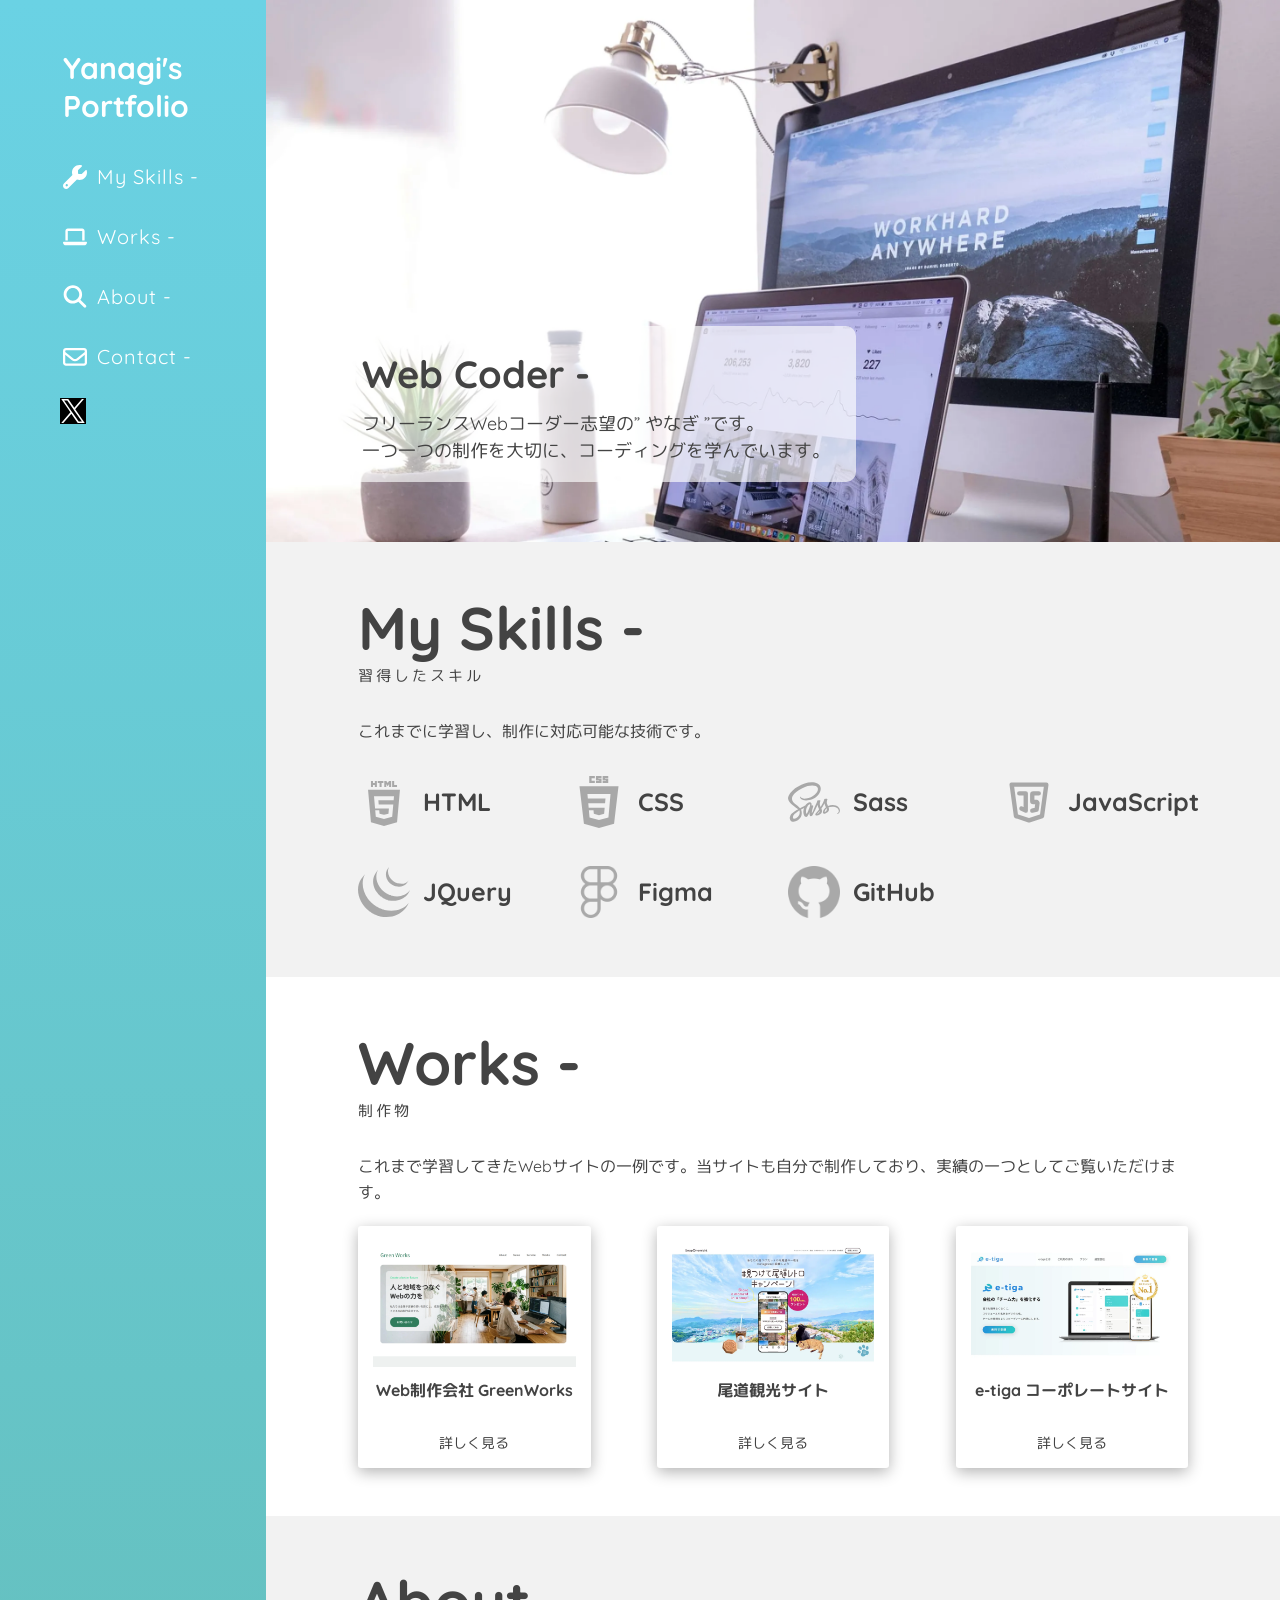
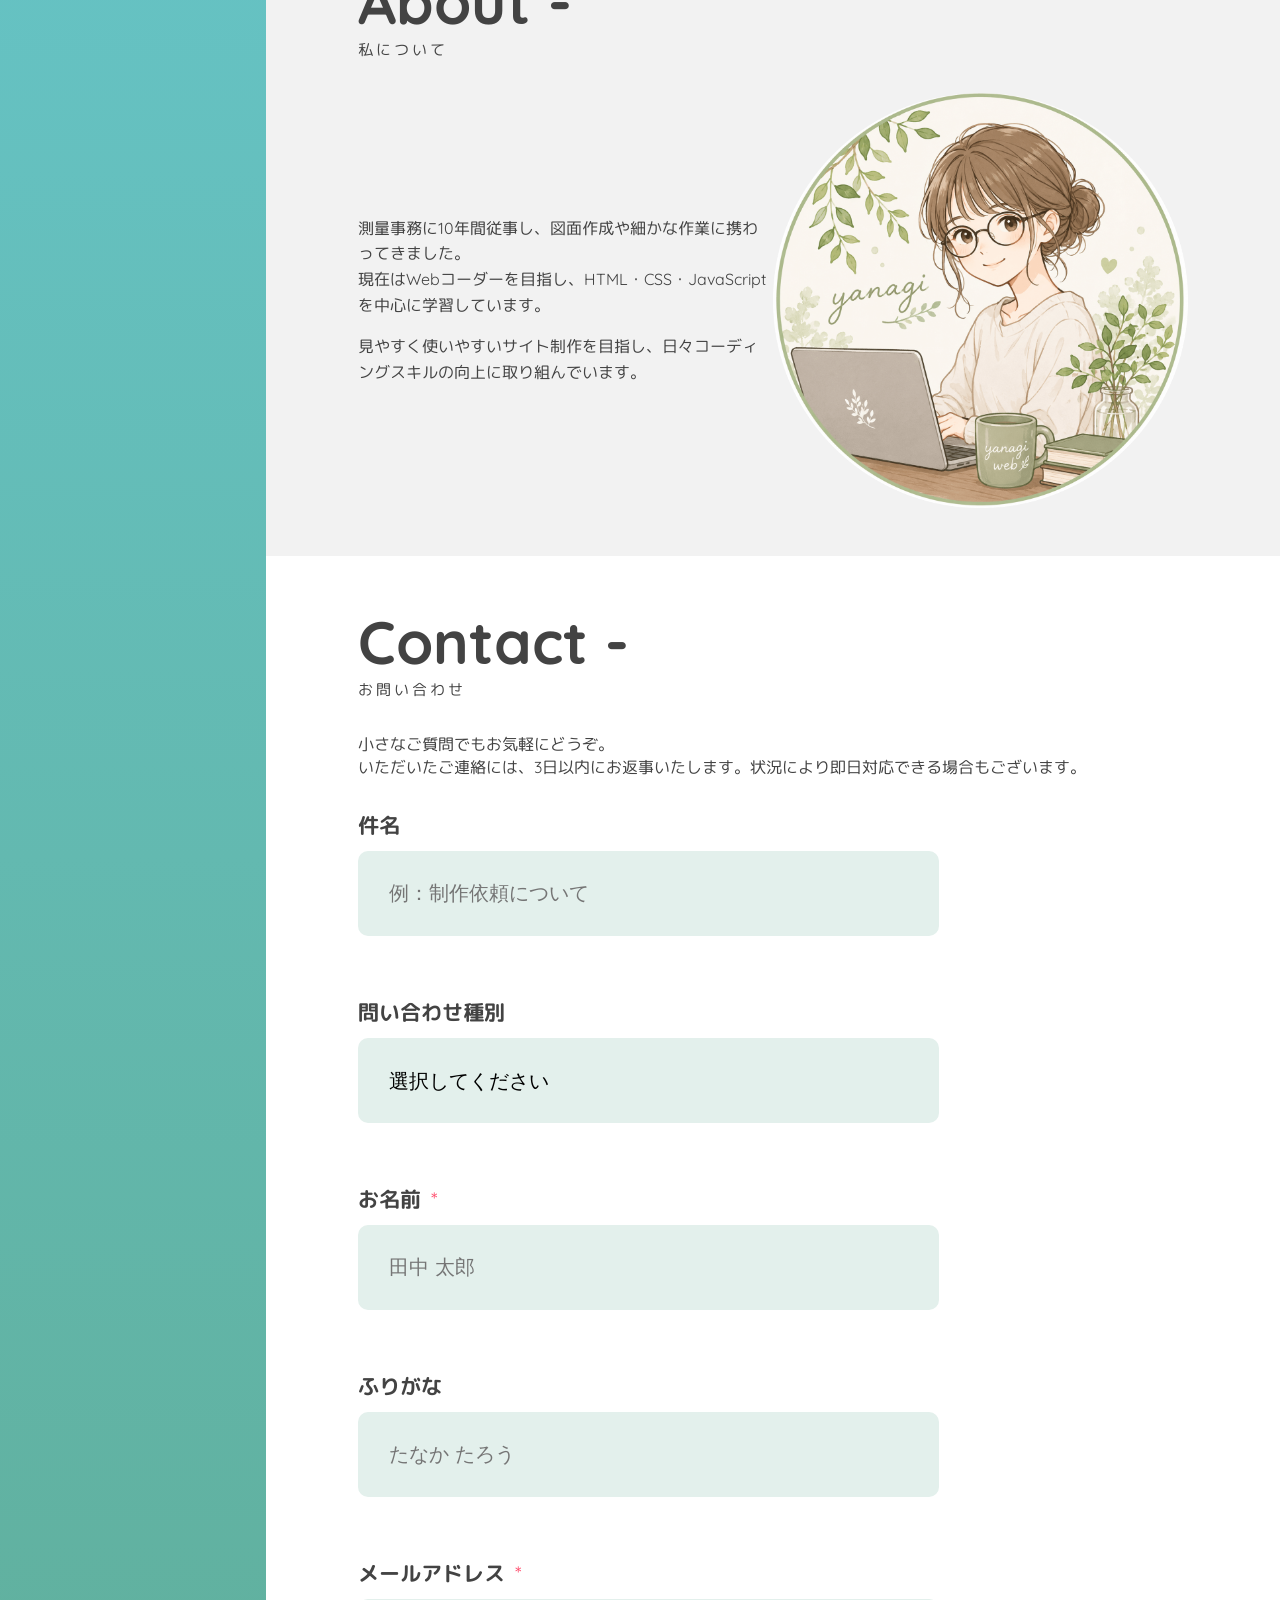
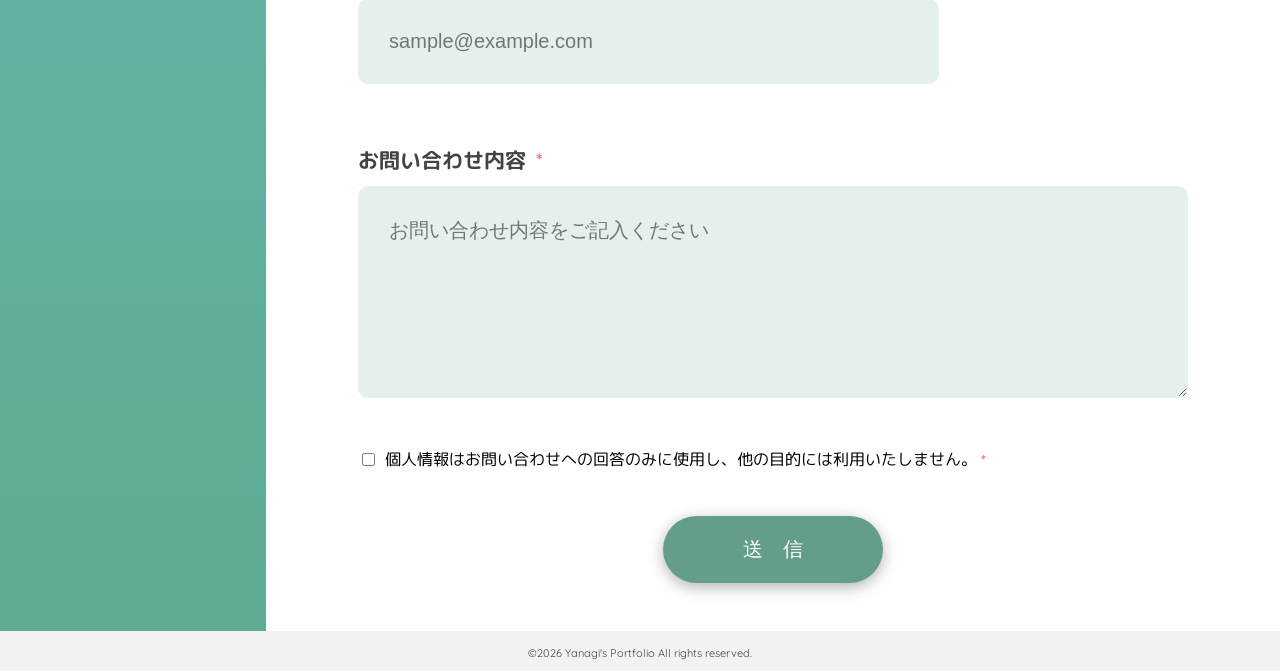
<file: index.html>
<!doctype html>
<html lang="ja">
  <head>
    <meta charset="UTF-8" />
    <meta name="viewport" content="width=device-width, initial-scale=1.0" />
    <link rel="shortcut icon" href="./favicon.ico" type="image/x-icon" />

    <title>やなぎ Portfolio</title>
    <meta
      name="description"
      content="フリーランスWEBコーダーをめざす、”やなぎ”のポートフォリオサイトです。只今、デイトラにてコツコツ勉強中"
    />

    <!-- OGP -->
    <meta property="og:title" content="Web制作ポートフォリオサイト" />
    <meta
      property="og:description"
      content="HTML/CSS・Sass・JavaScriptを用いて制作したポートフォリオサイトです。"
    />
    <meta property="og:type" content="website" />

    <meta
      property="og:url"
      content="https://yanagi-web.github.io/yanagis-site/"
    />
    <meta
      property="og:image"
      content="https://yanagi-web.github.io/yanagis-site/img/og.png"
    />

    <meta property="og:site_name" content="やなぎ Portfolio" />
    <meta property="og:locale" content="ja_JP" />
    <meta name="twitter:card" content="summary_large_image" />

    <!-- Google fonts -->
    <link rel="preconnect" href="https://fonts.googleapis.com" />
    <link rel="preconnect" href="https://fonts.gstatic.com" crossorigin />
    <link
      href="https://fonts.googleapis.com/css2?family=M+PLUS+Rounded+1c&family=Quicksand:wght@300..700&display=swap"
      rel="stylesheet"
    />

    <link rel="stylesheet" href="./css/reset.css" />
    <link rel="stylesheet" href="./css/style.css" />
  </head>

  <body>
    <div class="wrapper">
      <header class="header">
        <div class="header__container">
          <div class="header__top">
            <div class="header__logo">Yanagi's<br />Portfolio</div>

            <button
              type="button"
              id="js-button-drawer"
              class="header__menu-button"
            >
              <span class="header-icon__bar"></span>
              <span class="header-icon__bar"></span>
              <span class="header-icon__bar"></span>
            </button>
          </div>

          <div id="js-drawer" class="header__contents">
            <nav class="header__nav">
              <ul class="header__nav-list">
                <li class="header__nav-item">
                  <a href="#skills" class="header__nav-link button">
                    <span class="button__icon"
                      ><svg
                        width="19"
                        height="19"
                        viewBox="0 0 19 19"
                        fill="none"
                        xmlns="http://www.w3.org/2000/svg"
                      >
                        <path
                          d="M13.0625 11.875C16.343 11.875 19 9.21797 19 5.9375C19 5.36971 18.9184 4.82051 18.7699 4.29728C18.6549 3.89649 18.1613 3.80743 17.8682 4.10058L15.0182 6.95058C14.9068 7.06192 14.7547 7.125 14.5988 7.125H12.4688C12.1422 7.125 11.875 6.85783 11.875 6.53123V4.40116C11.875 4.24533 11.9381 4.09315 12.0494 3.98185L14.8994 1.13185C15.1926 0.83866 15.0998 0.345109 14.7027 0.230073C14.1795 0.081631 13.6303 0 13.0625 0C9.78203 0 7.125 2.65703 7.125 5.9375C7.125 6.6463 7.25116 7.32909 7.47754 7.95996L0.738478 14.699C0.267174 15.1703 0 15.8123 0 16.4803C0 17.8719 1.12812 19 2.51971 19C3.18768 19 3.82967 18.7328 4.30098 18.2615L11.04 11.5225C11.6709 11.7525 12.3537 11.875 13.0625 11.875ZM2.96877 15.1406C3.20495 15.1406 3.4315 15.2345 3.59853 15.4015C3.76556 15.5685 3.85938 15.795 3.85938 16.0312C3.85938 16.2675 3.76556 16.494 3.59853 16.661C3.4315 16.828 3.20495 16.9219 2.96877 16.9219C2.73255 16.9219 2.506 16.828 2.33897 16.661C2.17194 16.494 2.07812 16.2675 2.07812 16.0312C2.07812 15.795 2.17194 15.5685 2.33897 15.4015C2.506 15.2345 2.73255 15.1406 2.96877 15.1406Z"
                          class="button__icon-path"
                        />
                      </svg>
                    </span>
                    <span class="button__text">My Skills -</span>
                  </a>
                </li>
                <li class="header__nav-item">
                  <a href="#works" class="header__nav-link button">
                    <span class="button__icon"
                      ><svg
                        width="21"
                        height="16"
                        viewBox="0 0 21 16"
                        fill="none"
                        xmlns="http://www.w3.org/2000/svg"
                      >
                        <path
                          d="M4.2 0.635498C3.04172 0.635498 2.1 1.57078 2.1 2.72115V11.0638H4.2V2.72115H16.8V11.0638H18.9V2.72115C18.9 1.57078 17.9583 0.635498 16.8 0.635498H4.2ZM0.63 12.1066C0.282187 12.1066 0 12.3868 0 12.7323C0 14.114 1.12875 15.2351 2.52 15.2351H18.48C19.8712 15.2351 21 14.114 21 12.7323C21 12.3868 20.7178 12.1066 20.37 12.1066H0.63Z"
                          class="button__icon-path"
                        />
                      </svg>
                    </span>
                    <span class="button__text">Works -</span>
                  </a>
                </li>
                <li class="header__nav-item">
                  <a href="#about" class="header__nav-link button">
                    <span class="button__icon"
                      ><svg
                        width="17"
                        height="18"
                        viewBox="0 0 17 18"
                        fill="none"
                        xmlns="http://www.w3.org/2000/svg"
                      >
                        <path
                          d="M13.8125 7.04143C13.8125 8.55504 13.3178 9.95324 12.4844 11.0876L16.6879 15.2657C17.1029 15.6779 17.1029 16.3473 16.6879 16.7595C16.2729 17.1717 15.5988 17.1717 15.1838 16.7595L10.9803 12.5814C9.83808 13.4124 8.43027 13.9005 6.90625 13.9005C3.09121 13.9005 0 10.8304 0 7.04143C0 3.25246 3.09121 0.182373 6.90625 0.182373C10.7213 0.182373 13.8125 3.25246 13.8125 7.04143ZM6.90625 11.79C7.53413 11.79 8.15587 11.6672 8.73595 11.4285C9.31604 11.1899 9.84312 10.8401 10.2871 10.3992C10.7311 9.95824 11.0833 9.43476 11.3235 8.85863C11.5638 8.28251 11.6875 7.66502 11.6875 7.04143C11.6875 6.41784 11.5638 5.80035 11.3235 5.22423C11.0833 4.64811 10.7311 4.12463 10.2871 3.68368C9.84312 3.24273 9.31604 2.89296 8.73595 2.65432C8.15587 2.41568 7.53413 2.29285 6.90625 2.29285C6.27837 2.29285 5.65663 2.41568 5.07654 2.65432C4.49646 2.89296 3.96938 3.24273 3.5254 3.68368C3.08142 4.12463 2.72923 4.64811 2.48895 5.22423C2.24867 5.80035 2.125 6.41784 2.125 7.04143C2.125 7.66502 2.24867 8.28251 2.48895 8.85863C2.72923 9.43476 3.08142 9.95824 3.5254 10.3992C3.96938 10.8401 4.49646 11.1899 5.07654 11.4285C5.65663 11.6672 6.27837 11.79 6.90625 11.79Z"
                          class="button__icon-path"
                        />
                      </svg>
                    </span>
                    <span class="button__text">About -</span>
                  </a>
                </li>

                <li class="header__nav-item">
                  <a href="#contact" class="header__nav-link button">
                    <span class="button__icon"
                      ><svg
                        width="20"
                        height="16"
                        viewBox="0 0 20 16"
                        fill="none"
                        xmlns="http://www.w3.org/2000/svg"
                      >
                        <path
                          d="M2.5 2.28406C2.15625 2.28406 1.875 2.56339 1.875 2.90479V3.76217L8.61328 9.25563C9.42188 9.91515 10.582 9.91515 11.3906 9.25563L18.125 3.76217V2.90479C18.125 2.56339 17.8438 2.28406 17.5 2.28406H2.5ZM1.875 6.17138V12.8365C1.875 13.1779 2.15625 13.4572 2.5 13.4572H17.5C17.8438 13.4572 18.125 13.1779 18.125 12.8365V6.17138L12.5781 10.6949C11.0781 11.917 8.91797 11.917 7.42188 10.6949L1.875 6.17138ZM0 2.90479C0 1.53531 1.12109 0.421875 2.5 0.421875H17.5C18.8789 0.421875 20 1.53531 20 2.90479V12.8365C20 14.2059 18.8789 15.3194 17.5 15.3194H2.5C1.12109 15.3194 0 14.2059 0 12.8365V2.90479Z"
                          class="button__icon-path"
                        />
                      </svg>
                    </span>
                    <span class="button__text">Contact -</span>
                  </a>
                </li>
                <li class="header__nav-item header__nav-item--x">
                  <a
                    href="https://x.com/yanagi_web"
                    target="_blank"
                    class="header__nav-link button button--x"
                  >
                    <span class="button__icon button__icon--x">
                      <svg
                        width="20"
                        height="21"
                        viewBox="0 0 1200 1227"
                        fill="none"
                        xmlns="http://www.w3.org/2000/svg"
                      >
                        <path
                          d="M714.163 519.284L1160.89 0H1055.03L667.137 450.887L357.328 0H0L468.492 681.821L0 1226.37H105.866L515.491 750.218L842.672 1226.37H1200L714.137 519.284H714.163ZM569.165 687.828L521.697 619.934L144.011 79.6944H306.615L611.412 515.685L658.88 583.579L1055.08 1150.3H892.476L569.165 687.854V687.828Z"
                          class="button__icon-path button__icon-path--x"
                        />
                      </svg>
                    </span>
                  </a>
                </li>
              </ul>
            </nav>
          </div>
        </div>
      </header>

      <main class="main">
        <div class="fv">
          <picture class="fv__img">
            <source media="(min-width: 768px)" srcset="./img/fv-image.webp" />
            <img
              src="./img/sp_img.webp"
              alt="デスクの上にパソコンとタブレットが乗っています。"
              decoding="async"
              width="2924"
              height="3899"
            />
          </picture>
          <div class="fv__contents">
            <h1 class="fv__heading">
              <span class="fv__heading-main">Web Coder -</span>
              <span class="fv__heading-sub"
                >フリーランスWebコーダー志望の” やなぎ ”です。<br />一つ一つの制作を大切に、コーディングを学んでいます。</span
              >
            </h1>
          </div>
        </div>

        <section id="skills" class="section skills">
          <div class="section__inner">
            <h2 class="section__head">
              <span class="section__head-main">My Skills -</span>
              <span class="section__head-sub">習得したスキル</span>
            </h2>
            <p class="section__lead-text">
              これまでに学習し、制作に対応可能な技術です。
            </p>
            <ul class="skills__list">
              <li class="skills__item">
                <div class="skills__icon">
                  <img src="./img/skill_icon/icon_html.svg" alt="" />
                </div>
                <span class="skills__name">HTML</span>
              </li>
              <li class="skills__item">
                <div class="skills__icon">
                  <img src="./img/skill_icon/icon_css.svg" alt="" />
                </div>
                <span class="skills__name">CSS</span>
              </li>
              <li class="skills__item">
                <div class="skills__icon">
                  <img src="./img/skill_icon/icon_sass.svg" alt="" />
                </div>
                <span class="skills__name">Sass</span>
              </li>
              <li class="skills__item">
                <div class="skills__icon">
                  <img src="./img/skill_icon/icon_javascript.svg" alt="" />
                </div>
                <span class="skills__name">JavaScript</span>
              </li>
              <li class="skills__item">
                <div class="skills__icon">
                  <img src="./img/skill_icon/icon_jquery.svg" alt="" />
                </div>
                <span class="skills__name">JQuery</span>
              </li>
              <li class="skills__item">
                <div class="skills__icon">
                  <img src="./img/skill_icon/icon_figma.png" alt="" />
                </div>
                <span class="skills__name">Figma</span>
              </li>
              <li class="skills__item">
                <div class="skills__icon">
                  <img src="./img/skill_icon/icon_github.png" alt="" />
                </div>
                <span class="skills__name">GitHub</span>
              </li>
              <!-- <li class="skills__item">
                <div class="skills__icon">
                  <img src="./img/skill_icon/icon_php.svg" alt="" />
                </div>
                <span class="skills__name">PHP</span>
              </li>
              <li class="skills__item">
                <div class="skills__icon">
                  <img src="./img/skill_icon/icon_sql.svg" alt="" />
                </div>
                <span class="skills__name">SQL</span>
              </li> -->
            </ul>
          </div>
        </section>

        <section id="works" class="section works">
          <div class="section__inner">
            <h2 class="section__head">
              <span class="section__head-main">Works -</span>
              <span class="section__head-sub">制作物</span>
            </h2>
            <p class="section__lead-text">
              これまで学習してきたWebサイトの一例です。当サイトも自分で制作しており、実績の一つとしてご覧いただけます。
            </p>

            <div class="works__contents">
              <ul class="works__list">
                <li class="works__item">
                  <a
                    href="./works/greenworks.html"
                    class="works__card"
                    target="_blank"
                    rel="noopener noreferrer"
                  >
                    <div class="works__image">
                      <picture>
                        <source
                          srcset="img/project/greenworks-top.webp"
                          type="image/webp"
                        />
                        <img
                          src="img/project/greenworks-top.jpg"
                          class="works__item-img"
                          alt="Web制作会社GreenWorksのトップページ"
                          width="2880"
                          height="1800"
                        />
                      </picture>
                    </div>

                    <h3 class="works__item-name">Web制作会社 GreenWorks</h3>
                    <p class="works__item-link">詳しく見る</p>
                  </a>
                </li>

                <li class="works__item">
                  <a
                    href="./works/onomichi.html"
                    class="works__card"
                    target="_blank"
                    rel="noopener noreferrer"
                  >
                    <div class="works__image">
                      <picture>
                        <source
                          srcset="img/project/onomichi-top.webp"
                          type="image/webp"
                        />
                        <img
                          src="img/project/onomichi-top.jpg"
                          class="works__item-img"
                          alt="尾道観光サイトのトップページ"
                          width="1440"
                          height="900"
                        />
                      </picture>
                    </div>

                    <h3 class="works__item-name">尾道観光サイト</h3>
                    <p class="works__item-link">詳しく見る</p>
                  </a>
                </li>

                <li class="works__item">
                  <a
                    href="./works/e-tiga.html"
                    class="works__card"
                    target="_blank"
                    rel="noopener noreferrer"
                  >
                    <div class="works__image">
                      <picture>
                        <source
                          srcset="img/project/e-tiga-top.webp"
                          type="image/webp"
                        />
                        <img
                          src="img/project/e-tiga-top.jpg"
                          class="works__item-img"
                          alt="e-tiga コーポレートサイトのトップページ"
                          width="1440"
                          height="900"
                        />
                      </picture>
                    </div>

                    <h3 class="works__item-name">e-tiga コーポレートサイト</h3>
                    <p class="works__item-link">詳しく見る</p>
                  </a>
                </li>
              </ul>
            </div>
          </div>
        </section>

        <section id="about" class="section about">
          <div class="section__inner">
            <h2 class="section__head">
              <span class="section__head-main">About -</span>
              <span class="section__head-sub">私について</span>
            </h2>
            <div class="about__container">
              <div class="about__img">
                <img
                  src="./img/yanagi-image.png"
                  alt="私のイメージイラスト"
                  width="1254"
                  height="1254"
                />
              </div>

              <div class="about__text-contents">
                <p class="about__text">
                  測量事務に10年間従事し、図面作成や細かな作業に携わってきました。<br />
                  現在はWebコーダーを目指し、HTML・CSS・JavaScriptを中心に学習しています。
                </p>

                <p class="about__text">
                  見やすく使いやすいサイト制作を目指し、日々コーディングスキルの向上に取り組んでいます。
                </p>
              </div>
            </div>
          </div>
        </section>

        <section id="contact" class="section contact">
          <div class="section__inner">
            <h2 class="section__head">
              <span class="section__head-main">Contact -</span>
              <span class="section__head-sub">お問い合わせ</span>
            </h2>
            <p class="contact__text">
              小さなご質問でもお気軽にどうぞ。<br />いただいたご連絡には、3日以内にお返事いたします。状況により即日対応できる場合もございます。
            </p>
            <form
              class="contact__form"
              action="https://docs.google.com/forms/d/1wxgxeuCiGroGb6D0AkHOj52-wFo_a72LHb8ZfSSlgHc/formResponse"
              method="POST"
            >
              <!-- 件名 -->
              <div class="contact__item">
                <label for="subject" class="contact__label">件名</label>
                <input
                  type="text"
                  id="subject"
                  name="entry.1060447912"
                  placeholder="例：制作依頼について"
                  class="contact__input-field"
                />
              </div>

              <!-- 問い合わせ種別 -->
              <div class="contact__item">
                <label for="type" class="contact__label">問い合わせ種別</label>
                <select
                  id="type"
                  name="entry.1830113722"
                  class="contact__input-field"
                >
                  <option value="">選択してください</option>
                  <option value="質問">質問</option>
                  <option value="要望">要望</option>
                </select>
              </div>

              <!-- お名前 -->
              <div class="contact__item">
                <label for="name" class="contact__label">
                  お名前 <span class="contact__must">*</span>
                </label>
                <input
                  type="text"
                  id="name"
                  name="entry.1457223307"
                  placeholder="田中 太郎"
                  class="contact__input-field"
                  required
                />
              </div>

              <!-- ふりがな -->
              <div class="contact__item">
                <label for="kana" class="contact__label">ふりがな</label>
                <input
                  type="text"
                  id="kana"
                  name="entry.275673241"
                  placeholder="たなか たろう"
                  class="contact__input-field"
                />
              </div>

              <!-- メールアドレス -->
              <div class="contact__item">
                <label for="email" class="contact__label">
                  メールアドレス <span class="contact__must">*</span>
                </label>
                <input
                  type="email"
                  id="email"
                  name="entry.229926600"
                  placeholder="sample@example.com"
                  class="contact__input-field"
                  required
                />
              </div>

              <!-- お問い合わせ内容 -->
              <div class="contact__item">
                <label for="contact__message" class="contact__label">
                  お問い合わせ内容 <span class="contact__must">*</span>
                </label>
                <textarea
                  id="contact__message"
                  name="entry.366167014"
                  rows="5"
                  placeholder="お問い合わせ内容をご記入ください"
                  class="contact__input-field contact__input-field-w"
                  required
                ></textarea>
              </div>

              <!-- プライバシー同意チェックボックス -->
              <div class="contact__item">
                <label class="contact__privacy">
                  <input type="checkbox" name="privacy" required />
                  個人情報はお問い合わせへの回答のみに使用し、他の目的には利用いたしません。
                  <span class="contact__must">*</span>
                </label>
              </div>

              <!-- 送信ボタン -->
              <button type="submit" class="contact__button">送　信</button>
            </form>
          </div>
        </section>
      </main>
    </div>

    <a href="" id="page-top" class="toTop"></a>

    <footer class="footer">
      <small class="footer__copy"
        >&copy;2026 Yanagi's Portfolio All rights reserved.</small
      >
    </footer>

    <!-- jQuery -->
    <script src="https://ajax.googleapis.com/ajax/libs/jquery/3.7.1/jquery.min.js"></script>
    <script src="./js/index.js"></script>
  </body>
</html>
</file>
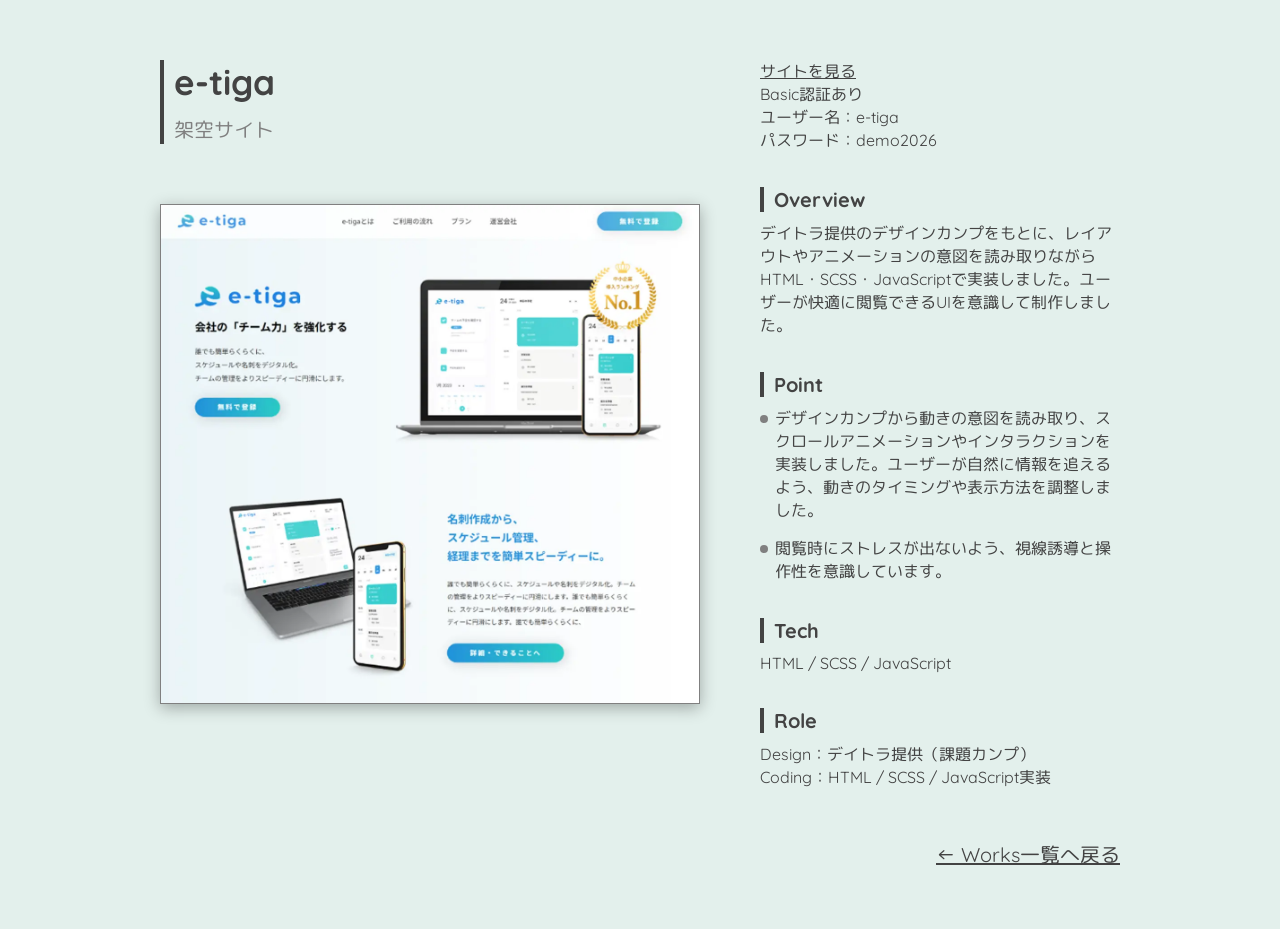
<file: works/e-tiga.html>
<!doctype html>
<html lang="en">
  <head>
    <meta charset="UTF-8" />
    <meta name="viewport" content="width=device-width, initial-scale=1.0" />

    <meta name="robots" content="noindex" />
    <title>e-tigaサイト紹介ページ</title>
    <meta
      name="description"
      content="デイトラのWeb制作コース、中級編自由課題の架空サイトです。HTML/CSSを用いたレスポンシブ対応のデザインを実装しています。"
    />

    <!-- Google fonts -->
    <link rel="preconnect" href="https://fonts.googleapis.com" />
    <link rel="preconnect" href="https://fonts.gstatic.com" crossorigin />
    <link
      href="https://fonts.googleapis.com/css2?family=M+PLUS+Rounded+1c&family=Quicksand:wght@300..700&display=swap"
      rel="stylesheet"
    />

    <link rel="stylesheet" href="../css/reset.css" />
    <link rel="stylesheet" href="../css/style.css" />
  </head>

  <body>
    <main class="work">
      <div class="work__inner">
        <div class="work__left">
          <!-- タイトル -->
          <section class="work__header">
            <h1 class="work__title">
              <span class="work__title-main">e-tiga</span>
              <span class="work__title-sub">架空サイト</span>
            </h1>
          </section>

          <!-- メイン画像 -->
          <section class="work__visual">
            <div class="work__mock">
              <picture>
                <source
                  srcset="../img/project/e-tiga-fullpage.webp"
                  type="image/webp"
                />
                <img
                  src="../img/project/e-tiga-fullpage.jpg"
                  alt="コーポレートサイトPC表示"
                  width="1200"
                  height="7304"
                />
              </picture>
            </div>
          </section>
        </div>

        <div class="work__right">
          <!-- ボタン -->
          <section class="work__button">
  <a href="https://yanagigarden.com/e-tiga/" class="work__link" target="_blank">
    サイトを見る
  </a>

  <div class="work__auth">
    <p class="work__auth-title">Basic認証あり</p>
    <p class="work__auth-text">
      ユーザー名：e-tiga<br>
      パスワード：demo2026
    </p>
  </div>
</section>

          <!-- 概要 -->
          <section class="work__section">
            <h2 class="work__heading">Overview</h2>
            <p class="work__text">
              デイトラ提供のデザインカンプをもとに、レイアウトやアニメーションの意図を読み取りながらHTML・SCSS・JavaScriptで実装しました。ユーザーが快適に閲覧できるUIを意識して制作しました。
            </p>
          </section>

          <!-- 工夫した点 -->
          <section class="work__section">
            <h2 class="work__heading">Point</h2>
            <ul class="work__list">
              <li>
                デザインカンプから動きの意図を読み取り、スクロールアニメーションやインタラクションを実装しました。ユーザーが自然に情報を追えるよう、動きのタイミングや表示方法を調整しました。
              </li>
              <li>
                閲覧時にストレスが出ないよう、視線誘導と操作性を意識しています。
              </li>
            </ul>
          </section>

          <!-- 使用技術 -->
          <section class="work__section">
            <h2 class="work__heading">Tech</h2>
            <p class="work__text">HTML / SCSS / JavaScript</p>
          </section>

          <!-- 制作範囲 -->
          <section class="work__section">
            <h2 class="work__heading">Role</h2>
            <p class="work__text">
              Design：デイトラ提供（課題カンプ）<br />
              Coding：HTML / SCSS / JavaScript実装
            </p>
          </section>

          <!-- 戻るボタン -->
          <section class="work__back">
            <a href="../index.html#works" class="work__back-link">
              ← Works一覧へ戻る
            </a>
          </section>
        </div>
      </div>
    </main>
  </body>
</html>
</file>
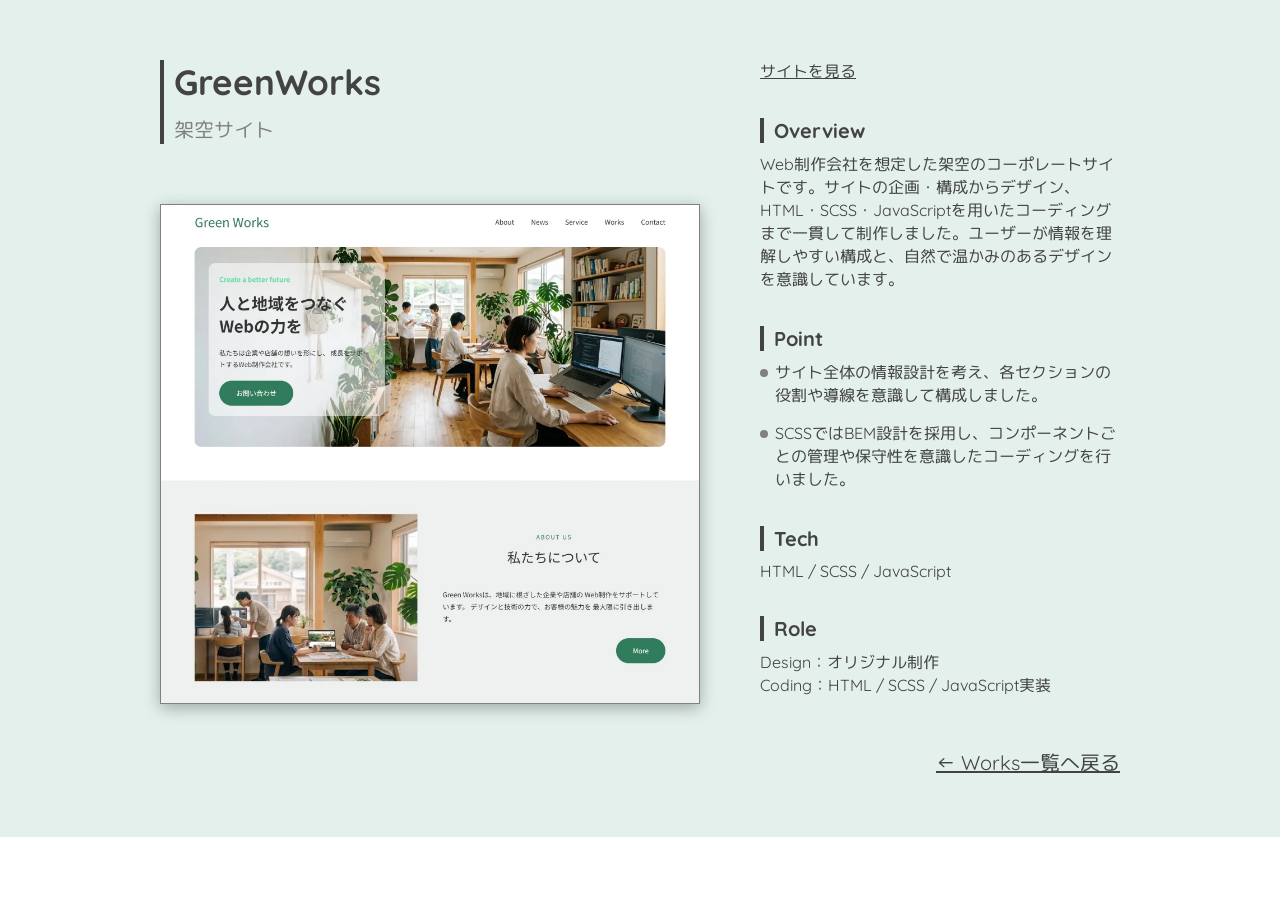
<file: works/greenworks.html>
<!doctype html>
<html lang="en">
  <head>
    <meta charset="UTF-8" />
    <meta name="viewport" content="width=device-width, initial-scale=1.0" />

    <meta name="robots" content="noindex" />
    <title>GreenWorksサイト紹介ページ</title>
    <meta
      name="description"
      content="Green Worksは、地域に寄り添うWeb制作会社を想定した架空のコーポレートサイトです。HTML・SCSS・JavaScriptを用いてレスポンシブ対応で制作しました。"
    />

    <!-- Google fonts -->
    <link rel="preconnect" href="https://fonts.googleapis.com" />
    <link rel="preconnect" href="https://fonts.gstatic.com" crossorigin />
    <link
      href="https://fonts.googleapis.com/css2?family=M+PLUS+Rounded+1c&family=Quicksand:wght@300..700&display=swap"
      rel="stylesheet"
    />

    <link rel="stylesheet" href="../css/reset.css" />
    <link rel="stylesheet" href="../css/style.css" />
  </head>

  <body>
    <main class="work">
      <div class="work__inner">
        <div class="work__left">
          <!-- タイトル -->
          <section class="work__header">
            <h1 class="work__title">
              <span class="work__title-main">GreenWorks</span>
              <span class="work__title-sub">架空サイト</span>
            </h1>
          </section>

          <!-- メイン画像 -->
          <section class="work__visual">
            <div class="work__mock">
              <picture>
                <source
                  srcset="../img/project/greenworks-fullpage.webp"
                  type="image/webp"
                />
                <img
                  src="../img/project/greenworks-fullpage.jpg"
                  alt="コーポレートサイトPC表示"

                />
              </picture>
            </div>
          </section>
        </div>

        <div class="work__right">
          <!-- ボタン -->
          <section class="work__button">
            <a href="https://yanagigarden.com/greenworks/" class="work__link" target="_blank">
              サイトを見る
            </a>
          </section>

          <!-- 概要 -->
          <section class="work__section">
            <h2 class="work__heading">Overview</h2>
            <p class="work__text">
              Web制作会社を想定した架空のコーポレートサイトです。サイトの企画・構成からデザイン、HTML・SCSS・JavaScriptを用いたコーディングまで一貫して制作しました。ユーザーが情報を理解しやすい構成と、自然で温かみのあるデザインを意識しています。
            </p>
          </section>

          <!-- 工夫した点 -->
          <section class="work__section">
            <h2 class="work__heading">Point</h2>
            <ul class="work__list">
              <li>
                サイト全体の情報設計を考え、各セクションの役割や導線を意識して構成しました。
              </li>
              <li>
                SCSSではBEM設計を採用し、コンポーネントごとの管理や保守性を意識したコーディングを行いました。
              </li>
            </ul>
          </section>

          <!-- 使用技術 -->
          <section class="work__section">
            <h2 class="work__heading">Tech</h2>
            <p class="work__text">HTML / SCSS / JavaScript</p>
          </section>

          <!-- 制作範囲 -->
          <section class="work__section">
            <h2 class="work__heading">Role</h2>
            <p class="work__text">
              Design：オリジナル制作<br />
              Coding：HTML / SCSS / JavaScript実装
            </p>
          </section>

          <!-- 戻るボタン -->
          <section class="work__back">
            <a href="../index.html#works" class="work__back-link">
              ← Works一覧へ戻る
            </a>
          </section>
        </div>
      </div>
    </main>
  </body>
</html>
</file>
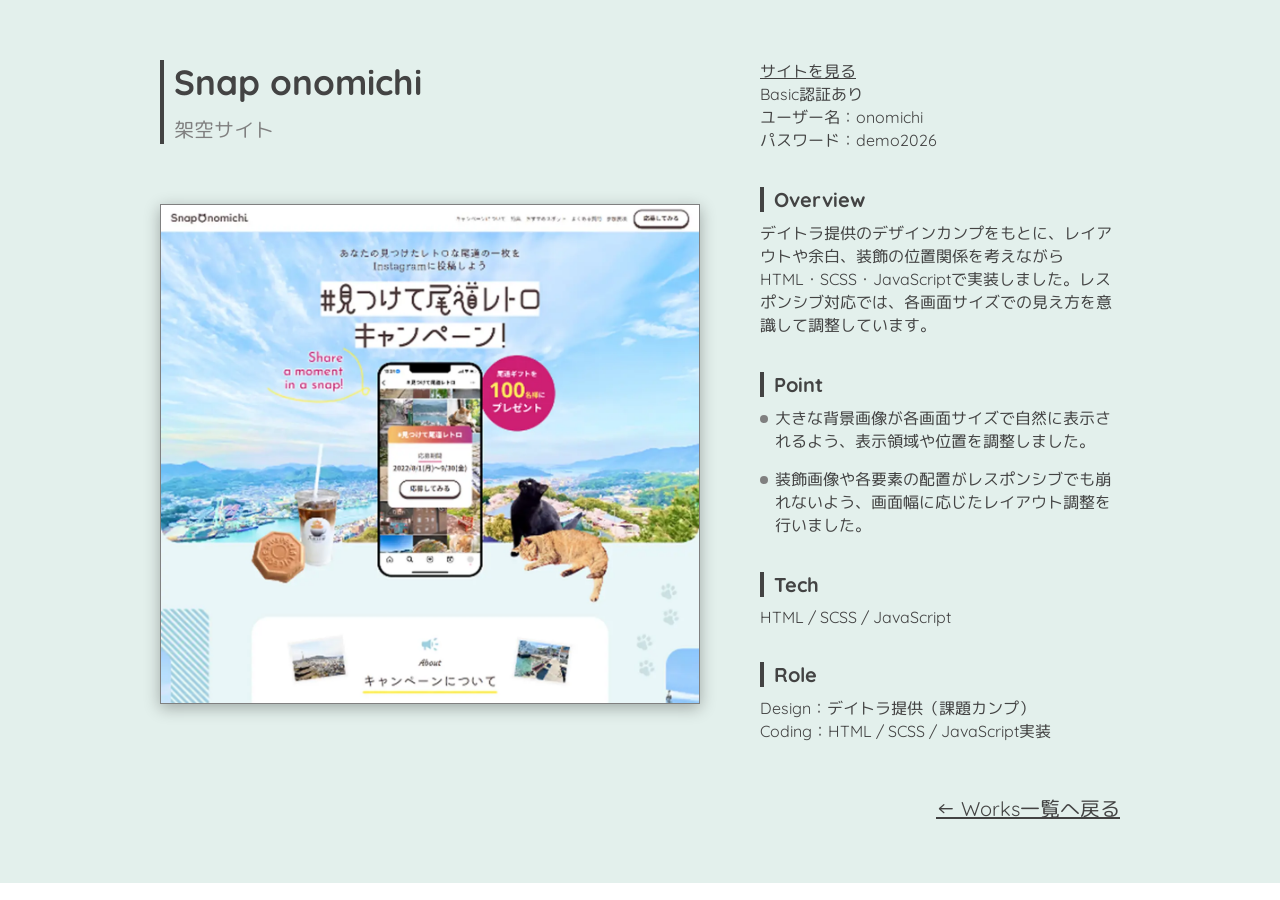
<file: works/onomichi.html>
<!doctype html>
<html lang="en">
  <head>
    <meta charset="UTF-8" />
    <meta name="viewport" content="width=device-width, initial-scale=1.0" />

    <meta name="robots" content="noindex" />
    <title>SnapOnomichiサイト紹介ページ</title>
    <meta
      name="description"
      content="デイトラWeb制作コース中級編の最終課題として制作した架空の尾道紹介サイトです。HTML/CSSを用いたレスポンシブ対応のデザインを実装しています。"
    />

    <!-- Google fonts -->
    <link rel="preconnect" href="https://fonts.googleapis.com" />
    <link rel="preconnect" href="https://fonts.gstatic.com" crossorigin />
    <link
      href="https://fonts.googleapis.com/css2?family=M+PLUS+Rounded+1c&family=Quicksand:wght@300..700&display=swap"
      rel="stylesheet"
    />

    <link rel="stylesheet" href="../css/reset.css" />
    <link rel="stylesheet" href="../css/style.css" />
  </head>

  <body>
    <main class="work">
      <div class="work__inner">
        <div class="work__left">
          <!-- タイトル -->
          <section class="work__header">
            <h1 class="work__title">
              <span class="work__title-main">Snap onomichi</span>
              <span class="work__title-sub">架空サイト</span>
            </h1>
          </section>

          <!-- メイン画像 -->
          <section class="work__visual">
            <div class="work__mock">
              <picture>
                <source
                  srcset="../img/project/onomichi-fullpage.webp"
                  type="image/webp"
                />
                <img
                  src="../img/project/onomichi-fullpage.jpg"
                  alt="コーポレートサイトPC表示"
                  width="1898"
                  height="1080"
                />
              </picture>
            </div>
          </section>
        </div>

        <div class="work__right">
          <!-- ボタン -->
          <section class="work__button">
            <a href="https://yanagigarden.com/onomichi/" class="work__link" target="_blank">
              サイトを見る
            </a>

            <div class="work__auth">
              <p class="work__auth-title">Basic認証あり</p>
              <p class="work__auth-text">
                ユーザー名：onomichi<br />
                パスワード：demo2026
              </p>
            </div>
          </section>

          <!-- 概要 -->
          <section class="work__section">
            <h2 class="work__heading">Overview</h2>
            <p class="work__text">
              デイトラ提供のデザインカンプをもとに、レイアウトや余白、装飾の位置関係を考えながらHTML・SCSS・JavaScriptで実装しました。レスポンシブ対応では、各画面サイズでの見え方を意識して調整しています。
            </p>
          </section>

          <!-- 工夫した点 -->
          <section class="work__section">
            <h2 class="work__heading">Point</h2>
            <ul class="work__list">
              <li>
                大きな背景画像が各画面サイズで自然に表示されるよう、表示領域や位置を調整しました。
              </li>
              <li>
                装飾画像や各要素の配置がレスポンシブでも崩れないよう、画面幅に応じたレイアウト調整を行いました。
              </li>
            </ul>
          </section>

          <!-- 使用技術 -->
          <section class="work__section">
            <h2 class="work__heading">Tech</h2>
            <p class="work__text">HTML / SCSS / JavaScript</p>
          </section>

          <!-- 制作範囲 -->
          <section class="work__section">
            <h2 class="work__heading">Role</h2>
            <p class="work__text">
              Design：デイトラ提供（課題カンプ）<br />
              Coding：HTML / SCSS / JavaScript実装
            </p>
          </section>

          <!-- 戻るボタン -->
          <section class="work__back">
            <a href="../index.html#works" class="work__back-link">
              ← Works一覧へ戻る
            </a>
          </section>
        </div>
      </div>
    </main>
  </body>
</html>
</file>
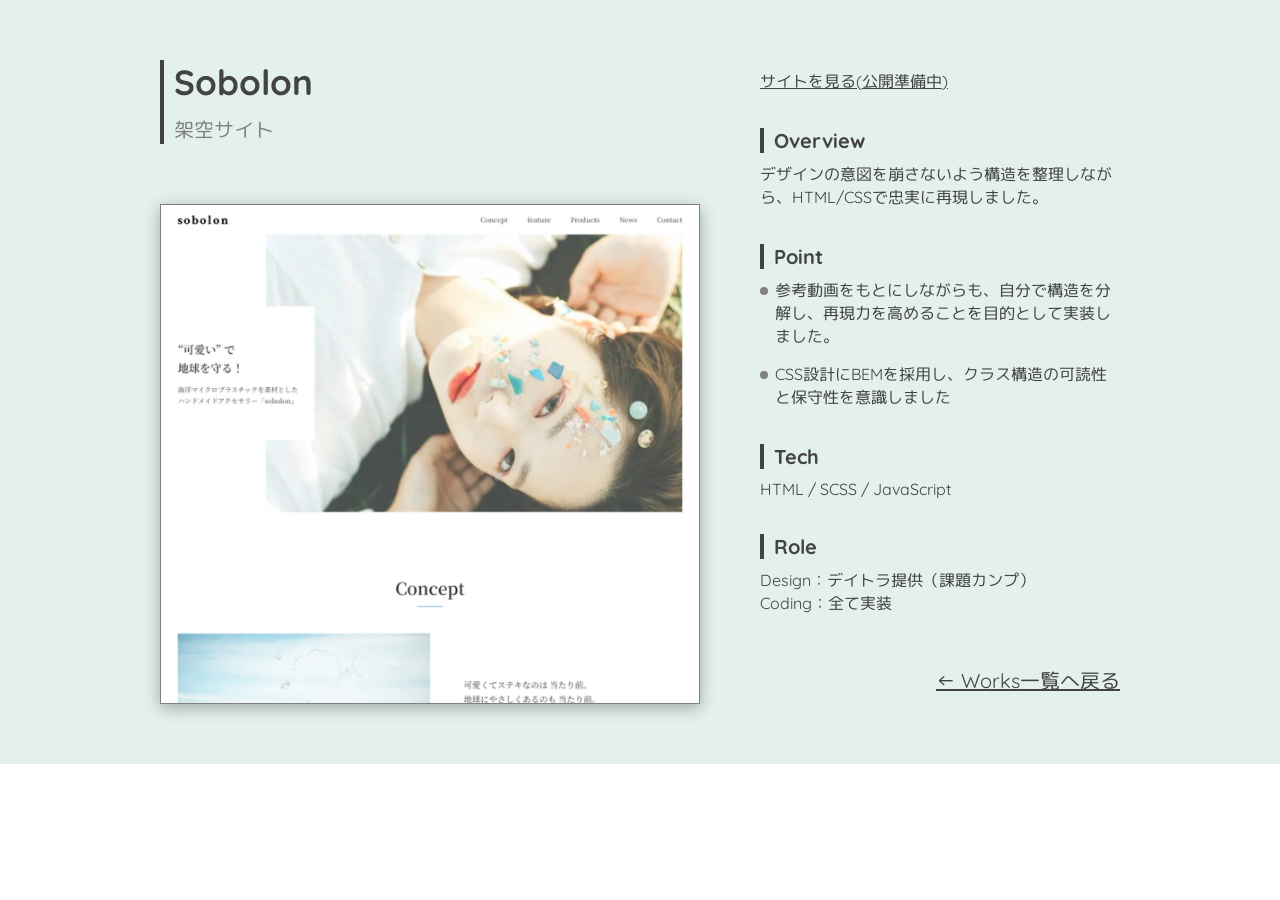
<file: works/sobolon.html>
<!doctype html>
<html lang="en">
  <head>
    <meta charset="UTF-8" />
    <meta name="viewport" content="width=device-width, initial-scale=1.0" />

    <meta name="robots" content="noindex" />
    <title>Sobolonサイト紹介ページ</title>
    <meta
      name="description"
      content="デイトラのWeb制作コース、中級編課題の架空サイト"
    />

    <!-- Google fonts -->
    <link rel="preconnect" href="https://fonts.googleapis.com" />
    <link rel="preconnect" href="https://fonts.gstatic.com" crossorigin />
    <link
      href="https://fonts.googleapis.com/css2?family=M+PLUS+Rounded+1c&family=Quicksand:wght@300..700&display=swap"
      rel="stylesheet"
    />

    <link rel="stylesheet" href="../css/reset.css" />
    <link rel="stylesheet" href="../css/style.css" />
  </head>

  <body>
    <main class="work">
      <div class="work__inner">
        <div class="work__left">
          <!-- タイトル -->
          <section class="work__header">
            <h1 class="work__title">
              <span class="work__title-main">Sobolon</span>
              <span class="work__title-sub">架空サイト</span>
            </h1>
          </section>

          <!-- メイン画像 -->
          <section class="work__visual">
            <div class="work__mock">
              <picture>
                <source
                  srcset="../img/project/sobolon-fullpage.webp"
                  type="image/webp"
                />
                <img
                  src="../img/project/sobolon-fullpage.jpg"
                  alt="コーポレートサイトPC表示"
                  width="1200"
                  height="5810"
                />
              </picture>
            </div>
          </section>
        </div>

        <div class="work__right">
          <!-- ボタン -->
          <section class="work__button">
            <a href="#" class="work__link" target="_blank">
              サイトを見る(公開準備中)
            </a>
          </section>

          <!-- 概要 -->
          <section class="work__section">
            <h2 class="work__heading">Overview</h2>
            <p class="work__text">
              デザインの意図を崩さないよう構造を整理しながら、HTML/CSSで忠実に再現しました。
            </p>
          </section>

          <!-- 工夫した点 -->
          <section class="work__section">
            <h2 class="work__heading">Point</h2>
            <ul class="work__list">
              <li>
                参考動画をもとにしながらも、自分で構造を分解し、再現力を高めることを目的として実装しました。
              </li>
              <li>
                CSS設計にBEMを採用し、クラス構造の可読性と保守性を意識しました
              </li>
            </ul>
          </section>

          <!-- 使用技術 -->
          <section class="work__section">
            <h2 class="work__heading">Tech</h2>
            <p class="work__text">HTML / SCSS / JavaScript</p>
          </section>

          <!-- 制作範囲 -->
          <section class="work__section">
            <h2 class="work__heading">Role</h2>
            <p class="work__text">
              Design：デイトラ提供（課題カンプ）<br />
              Coding：全て実装
            </p>
          </section>

          <!-- 戻るボタン -->
          <section class="work__back">
            <a href="../index.html#works" class="work__back-link">
              ← Works一覧へ戻る
            </a>
          </section>
        </div>
      </div>
    </main>
  </body>
</html>
</file>
<file: css/style.css>
@charset "UTF-8";
body {
  font-family: "Quicksand", "M PLUS Rounded 1c", sans-serif;
  color: #434343;
}
body.is-fixed {
  overflow: hidden;
}

.button {
  display: -webkit-box;
  display: -ms-flexbox;
  display: flex;
  -webkit-box-align: center;
      -ms-flex-align: center;
          align-items: center;
  width: 180px;
  padding: 6px 10px;
  margin: 0 auto;
}
.button--x {
  width: -webkit-fit-content;
  width: -moz-fit-content;
  width: fit-content;
}
.button__icon {
  display: -webkit-box;
  display: -ms-flexbox;
  display: flex;
  -webkit-box-align: center;
      -ms-flex-align: center;
          align-items: center;
}
.button__icon svg {
  width: 24px;
  height: 24px;
}
.button__icon--x {
  position: relative;
}
.button__icon--x::after {
  content: "";
  position: absolute;
  width: 26px;
  height: 26px;
  background-color: #000;
  left: -1px;
  z-index: -1;
  -webkit-transition: background-color 0.3s;
  transition: background-color 0.3s;
}
.button__icon-path {
  fill: #ffffff;
}
.button__text {
  color: #ffffff;
  font-size: 20px;
  margin-left: 10px;
  letter-spacing: 0.05em;
}

.header {
  background-image: -webkit-gradient(linear, left top, left bottom, from(#6ad2e4), to(#5fab93));
  background-image: linear-gradient(to bottom, #6ad2e4, #5fab93);
  position: fixed;
  top: 0;
  left: 0;
  width: 100%;
  z-index: 999;
}
.header__container {
  width: 100%;
  position: relative;
}
.header__top {
  display: -webkit-box;
  display: -ms-flexbox;
  display: flex;
  -webkit-box-pack: justify;
      -ms-flex-pack: justify;
          justify-content: space-between;
  -webkit-box-align: center;
      -ms-flex-align: center;
          align-items: center;
}
.header__logo {
  display: inline-block;
  padding: 14px 24px;
  font-size: 21px;
  font-weight: bold;
  color: #ffffff;
}
.header__menu-button {
  width: 36px;
  height: 21px;
  position: relative;
  border: none;
  background: transparent;
  right: 24px;
}
.header__menu-button.is-checked .header-icon__bar:nth-child(1) {
  top: 10px;
  -webkit-transform: rotate(30deg);
          transform: rotate(30deg);
}
.header__menu-button.is-checked .header-icon__bar:nth-child(2) {
  display: none;
}
.header__menu-button.is-checked .header-icon__bar:nth-child(3) {
  top: 10px;
  -webkit-transform: rotate(-30deg);
          transform: rotate(-30deg);
}
.header-icon__bar {
  position: absolute;
  top: 0;
  left: 0;
  width: 36px;
  height: 3px;
  border-radius: 6px;
  background: #ffffff;
  -webkit-transition: top 0.3s linear, -webkit-transform 0.3s linear;
  transition: top 0.3s linear, -webkit-transform 0.3s linear;
  transition: transform 0.3s linear, top 0.3s linear;
  transition: transform 0.3s linear, top 0.3s linear, -webkit-transform 0.3s linear;
}
.header-icon__bar:nth-child(1) {
  top: 0;
}
.header-icon__bar:nth-child(2) {
  top: 9px;
}
.header-icon__bar:nth-child(3) {
  top: 18px;
}
.header__contents {
  display: none;
  height: calc(100vh - 81px);
  border-top: 1px solid #ffffff;
  padding-top: 60px;
}
.header__nav-item {
  text-align: center;
}
.header__nav-item + .header__nav-item {
  margin-top: 24px;
}
.header__nav-item--x {
  position: relative;
  left: -66px;
}

.fv {
  padding-top: 81px;
  width: 100%;
  position: relative;
}
.fv__contents {
  position: absolute;
  bottom: 26px;
  left: 0;
  max-width: 380px;
  width: 100%;
  background: rgba(255, 255, 255, 0.65);
  border-top-right-radius: 10px;
  border-bottom-right-radius: 10px;
  padding: 18px;
}
.fv__heading-main {
  display: block;
  font-size: 28px;
  font-weight: bold;
}
.fv__heading-sub {
  display: block;
  font-size: 14px;
  margin-top: 12px;
}

.section {
  padding: 48px 0;
}
.section__inner {
  padding-inline: 25px;
  max-width: 500px;
  width: 100%;
  margin: 0 auto;
}
.section__head {
  display: -webkit-box;
  display: -ms-flexbox;
  display: flex;
  -webkit-box-orient: vertical;
  -webkit-box-direction: normal;
      -ms-flex-direction: column;
          flex-direction: column;
}
.section__head-main {
  font-size: 40px;
  font-weight: bold;
}
.section__head-sub {
  font-size: 15px;
  letter-spacing: 0.2em;
}
.section__lead-text {
  margin-top: 32px;
  font-size: 16px;
  line-height: 1.6;
}
.section__contents {
  margin-top: 40px;
}

.skills {
  background-color: #f2f2f2;
}
.skills__list {
  margin-top: 20px;
  line-height: 3;
  display: grid;
  gap: 15px;
  grid-template-columns: repeat(auto-fit, minmax(180px, 1fr));
}
.skills__item {
  display: -webkit-box;
  display: -ms-flexbox;
  display: flex;
  width: 200px;
}
.skills__icon {
  opacity: 0.3;
  display: -webkit-box;
  display: -ms-flexbox;
  display: flex;
  -webkit-box-pack: center;
      -ms-flex-pack: center;
          justify-content: center;
  -webkit-box-align: center;
      -ms-flex-align: center;
          align-items: center;
}
.skills__icon img {
  width: 52px;
  height: 52px;
  -o-object-fit: contain;
     object-fit: contain;
}
.skills__name {
  font-size: 25px;
  vertical-align: middle;
  padding-left: 13px;
  font-weight: bold;
}

.works__contents {
  margin-top: 20px;
}
.works__list {
  text-align: center;
}
.works__item + .works__item {
  margin-top: 55px;
}
.works__card {
  padding: 15px;
  border-radius: 3px;
  display: block;
  height: 100%;
  -webkit-box-shadow: 0 4px 15px 0 rgba(0, 0, 0, 0.3);
          box-shadow: 0 4px 15px 0 rgba(0, 0, 0, 0.3);
  -webkit-transition: -webkit-transform 0.3s, -webkit-box-shadow 0.3s;
  transition: -webkit-transform 0.3s, -webkit-box-shadow 0.3s;
  transition: transform 0.3s, box-shadow 0.3s;
  transition: transform 0.3s, box-shadow 0.3s, -webkit-transform 0.3s, -webkit-box-shadow 0.3s;
}
.works__item-img {
  margin-bottom: 12px;
}
.works__item-name {
  font-size: 16px;
  font-weight: bold;
  margin-bottom: 6px;
  min-height: 3em;
}
.works__item-link {
  font-size: 14px;
  margin-top: auto;
}

.about {
  background-color: #f2f2f2;
}
.about__container {
  margin-top: 32px;
  display: -webkit-box;
  display: -ms-flexbox;
  display: flex;
  -webkit-box-orient: vertical;
  -webkit-box-direction: normal;
      -ms-flex-direction: column;
          flex-direction: column;
}
.about__text-contents {
  margin-top: 20px;
}
.about__text {
  font-size: 16px;
  line-height: 1.6;
}
.about__text + .about__text {
  margin-top: 1em;
}
.about__img img {
  display: block;
  margin: 0 auto;
}

.contact__form {
  margin-top: 20px;
  font-family: "Quicksand", "M PLUS Rounded 1c", sans-serif;
}
.contact__text {
  margin-top: 32px;
}
.contact__item + .contact__item {
  margin-top: 30px;
}
.contact__item select {
  -webkit-appearance: none;
     -moz-appearance: none;
          appearance: none;
  background: url(../img/select-arrow.png) no-repeat center right 16px/9.451px 6.969px;
  background: #e3f0ec;
}
.contact__label {
  display: block;
  padding-block: 10px;
  font-size: 18px;
  font-weight: bold;
}
.contact__must {
  color: #ff4d6d;
  margin-left: 4px;
}
.contact__input-field {
  width: 100%;
  height: 60px;
  border-radius: 10px;
  border: transparent;
  background-color: #e3f0ec;
  font-size: 18px;
  padding: 15px;
  -webkit-box-sizing: border-box;
          box-sizing: border-box;
}
.contact__input-field-w {
  height: auto;
  line-height: 1.5;
}
.contact__button {
  background-color: #629e8a;
  color: #ffffff;
  font-size: 20px;
  padding: 16px 50px;
  display: block;
  margin: 45px auto 0;
  border: none;
  border-radius: 50px;
  -webkit-box-shadow: 0 4px 15px 0 rgba(0, 0, 0, 0.3);
          box-shadow: 0 4px 15px 0 rgba(0, 0, 0, 0.3);
  cursor: pointer;
  -webkit-transition: -webkit-transform 0.3s, -webkit-box-shadow 0.3s;
  transition: -webkit-transform 0.3s, -webkit-box-shadow 0.3s;
  transition: transform 0.3s, box-shadow 0.3s;
  transition: transform 0.3s, box-shadow 0.3s, -webkit-transform 0.3s, -webkit-box-shadow 0.3s;
}
.contact__privacy {
  display: -webkit-box;
  display: -ms-flexbox;
  display: flex;
  -webkit-box-align: center;
      -ms-flex-align: center;
          align-items: center;
  font-weight: normal;
  font-size: 16px;
  color: #000;
  -webkit-transition: opacity 0.3s;
  transition: opacity 0.3s;
}
.contact__privacy input[type=checkbox] {
  width: auto;
  height: auto;
  margin-right: 10px;
}
.contact {
  /* チェックボックス用のラベル */
}
.contact label[for=privacy] {
  font-weight: normal;
  font-size: 16px;
  color: #000;
}

#page-top {
  width: 50px;
  height: 50px;
  position: fixed;
  right: 10px;
  bottom: 10px;
  background-color: #6ad2e4;
  border-radius: 50%;
  -webkit-transition: opacity 0.3s;
  transition: opacity 0.3s;
}
#page-top::before {
  content: "TOP";
  font-size: 15px;
  color: #ffffff;
  position: absolute;
  margin: auto;
  text-align: center;
  width: 100%;
  top: 32%;
  left: 49%;
  translate: -50%;
  font-weight: bold;
}
#page-top:hover {
  opacity: 0.6;
}

.footer {
  background-color: #f2f2f2;
  text-align: center;
  padding: 10px;
}
.footer__copy {
  font-size: 11px;
  font-family: "Quicksand", "M PLUS Rounded 1c", sans-serif;
}

/*------------------
// tb
------------------*/
@media screen and (min-width: 900px) {
  .section__inner {
    max-width: 700px;
  }
  .section__head-main {
    font-size: 54px;
  }
  .fv__contents {
    bottom: 30px;
    height: auto;
    max-width: 500px;
    padding-left: 30px;
  }
  .skills__list {
    grid-template-columns: repeat(3, 1fr);
  }
  .works__list {
    display: grid;
    grid-template-columns: repeat(3, 1fr);
    gap: 8%;
  }
  .works__item + .works__item {
    margin-top: 0;
  }
  .about__container {
    -webkit-box-orient: horizontal;
    -webkit-box-direction: reverse;
        -ms-flex-direction: row-reverse;
            flex-direction: row-reverse;
    -webkit-box-align: center;
        -ms-flex-align: center;
            align-items: center;
  }
  .about__text-contents {
    margin-top: 0;
    -webkit-box-flex: 1;
        -ms-flex: 1;
            flex: 1;
  }
  .about__img {
    -webkit-box-flex: 1;
        -ms-flex: 1;
            flex: 1;
  }
}
/*------------------
// pc
------------------*/
@media screen and (min-width: 1200px) {
  .wrapper {
    display: -webkit-box;
    display: -ms-flexbox;
    display: flex;
  }
  .main {
    -ms-flex-preferred-size: 79.2%;
        flex-basis: 79.2%;
  }
  .header {
    position: relative;
    -ms-flex-preferred-size: 20.8%;
        flex-basis: 20.8%;
    padding: 35px 20px;
  }
  .header__container {
    width: 160px;
    margin: 0 auto;
    position: sticky;
    top: 35px;
  }
  .header__logo {
    padding: 14px 10px;
    font-size: 30px;
  }
  .header__menu-button {
    display: none;
  }
  .header__contents {
    display: block;
    border: none;
    padding-top: 20px;
    line-height: 0.5;
  }
  .header__nav-item--x {
    width: -webkit-fit-content;
    width: -moz-fit-content;
    width: fit-content;
    left: 8px;
  }
  .button {
    width: 100%;
    border-radius: 15px;
  }
  .button:hover {
    background-color: rgba(255, 255, 255, 0.6);
  }
  .button:hover .button__icon-path {
    fill: #629e8a;
  }
  .button:hover .button__text {
    color: #629e8a;
  }
  .button--x {
    padding: 0;
    border-radius: 0;
    left: 9px;
  }
  .button--x:hover .button__icon-path--x {
    fill: #000;
  }
  .button--x:hover .button__icon--x::after {
    background-color: #ffffff;
  }
  .section__inner {
    max-width: 880px;
  }
  .section__head {
    margin-bottom: 24px;
  }
  .section__head-main {
    font-size: 60px;
  }
  .fv {
    padding-top: 0;
  }
  .fv__contents {
    position: absolute;
    bottom: 60px;
    left: 0;
    max-width: 590px;
    padding-top: 24px;
    padding-left: 96px;
  }
  .fv__heading-main {
    font-size: 38px;
  }
  .fv__heading-sub {
    font-size: 18px;
    margin-top: 12px;
  }
  .skills__list {
    grid-template-columns: repeat(4, 1fr);
  }
  .works__list {
    display: grid;
    grid-template-columns: repeat(3, 1fr);
    gap: 8%;
  }
  .works__item + .works__item {
    margin-top: 0;
  }
  .works__card:hover {
    -webkit-transform: translateY(-3px);
            transform: translateY(-3px);
    -webkit-box-shadow: 0 8px 24px rgba(0, 0, 0, 0.3);
            box-shadow: 0 8px 24px rgba(0, 0, 0, 0.3);
  }
  .contact__item {
    display: grid;
  }
  .contact__item + .contact__item {
    margin-top: 50px;
  }
  .contact__label {
    font-size: 21px;
  }
  .contact__input-field {
    width: 70%;
    height: 85px;
    font-size: 20px;
    padding: 30px;
    border: 1px solid transparent;
  }
  .contact__input-field:hover, .contact__input-field:focus {
    -webkit-box-shadow: 0 4px 15px 0 rgba(0, 0, 0, 0.3);
            box-shadow: 0 4px 15px 0 rgba(0, 0, 0, 0.3);
    border-color: #629e8a;
    outline: none;
  }
  .contact__input-field-w {
    width: 100%;
    height: 100%;
  }
  .contact__privacy:hover {
    opacity: 0.6;
  }
  .contact__button {
    padding: 20px 80px;
  }
  .contact__button:hover {
    -webkit-transform: translateY(-2px);
            transform: translateY(-2px);
    -webkit-box-shadow: 0 6px 20px 2px rgba(0, 0, 0, 0.35);
            box-shadow: 0 6px 20px 2px rgba(0, 0, 0, 0.35);
  }
  .contact__button:active {
    -webkit-transform: translateY(2px);
            transform: translateY(2px);
    -webkit-box-shadow: none;
            box-shadow: none;
  }
}
.work {
  background-color: #e3f0ec;
}
.work__inner {
  max-width: 400px;
  width: 100%;
  margin: 0 auto;
  padding: 60px 20px;
  display: -webkit-box;
  display: -ms-flexbox;
  display: flex;
  -webkit-box-orient: vertical;
  -webkit-box-direction: normal;
      -ms-flex-direction: column;
          flex-direction: column;
}
.work {
  /* タイトル */
}
.work__title {
  border-left: 4px solid #434343;
  padding-left: 10px;
  display: -webkit-box;
  display: -ms-flexbox;
  display: flex;
  -webkit-box-orient: vertical;
  -webkit-box-direction: normal;
      -ms-flex-direction: column;
          flex-direction: column;
  gap: 10px;
}
.work__title-main {
  font-size: 35px;
  font-weight: 700;
}
.work__title-sub {
  font-size: 20px;
  color: #808080;
}
.work {
  /* 画像 */
}
.work__visual {
  margin-top: 60px;
  max-width: 400px;
}
.work__visual img {
  display: block;
  width: 100%;
  height: auto;
  -webkit-box-shadow: 0 4px 15px 0 rgba(0, 0, 0, 0.3);
          box-shadow: 0 4px 15px 0 rgba(0, 0, 0, 0.3);
}
.work {
  /* ボタン */
}
.work__button {
  margin-top: 35px;
  text-align: center;
}
.work__link {
  text-decoration: underline;
  -webkit-transition: opacity 0.3s;
  transition: opacity 0.3s;
}
.work {
  /* セクション */
}
.work__section {
  margin-top: 60px;
}
.work {
  /* 見出し */
}
.work__heading {
  font-size: 20px;
  font-weight: 700;
  margin-bottom: 10px;
  border-left: 4px solid #434343;
  padding-left: 10px;
}
.work {
  /* テキスト */
}
.work__text {
  font-size: 16px;
}
.work {
  /* リスト */
}
.work__list {
  font-size: 16px;
}
.work__list li {
  position: relative;
  padding-left: 15px;
}
.work__list li::before {
  content: "";
  position: absolute;
  width: 8px;
  height: 8px;
  border-radius: 50%;
  background-color: #808080;
  top: 8px;
  left: 0;
}
.work__list li + li {
  margin-top: 15px;
}
.work {
  /* 一覧へ戻る */
}
.work__back {
  margin-top: 60px;
  text-align: center;
}
.work__back-link {
  font-size: 20px;
  text-decoration: underline;
  -webkit-transition: opacity 0.3s;
  transition: opacity 0.3s;
}

@media screen and (min-width: 900px) {
  .work__inner {
    max-width: 800px;
    -webkit-box-orient: horizontal;
    -webkit-box-direction: normal;
        -ms-flex-direction: row;
            flex-direction: row;
    gap: 60px;
  }
  .work__visual {
    max-width: 100%;
    width: 100%;
  }
  .work__mock {
    width: 100%;
    max-height: 500px;
    overflow-y: auto;
    border: 1px solid #808080;
    -webkit-box-shadow: 0 4px 15px 0 rgba(0, 0, 0, 0.3);
            box-shadow: 0 4px 15px 0 rgba(0, 0, 0, 0.3);
  }
  .work__mock img {
    border: none;
    -webkit-box-shadow: none;
            box-shadow: none;
    width: 100%;
    display: block;
  }
  .work__left {
    -webkit-box-flex: 1.5;
        -ms-flex: 1.5;
            flex: 1.5;
  }
  .work__right {
    -ms-flex-item-align: center;
        align-self: center;
    -webkit-box-flex: 1;
        -ms-flex: 1;
            flex: 1;
  }
  .work__button {
    margin-top: 0;
    text-align: left;
  }
  .work__section {
    margin-top: 35px;
  }
  .work__back {
    margin-top: 50px;
    text-align: right;
  }
}
@media screen and (min-width: 1200px) {
  .work__inner {
    max-width: 1000px;
  }
  .work__link:hover, .work__back .work__back-link:hover {
    opacity: 0.6;
  }
}
</file>
